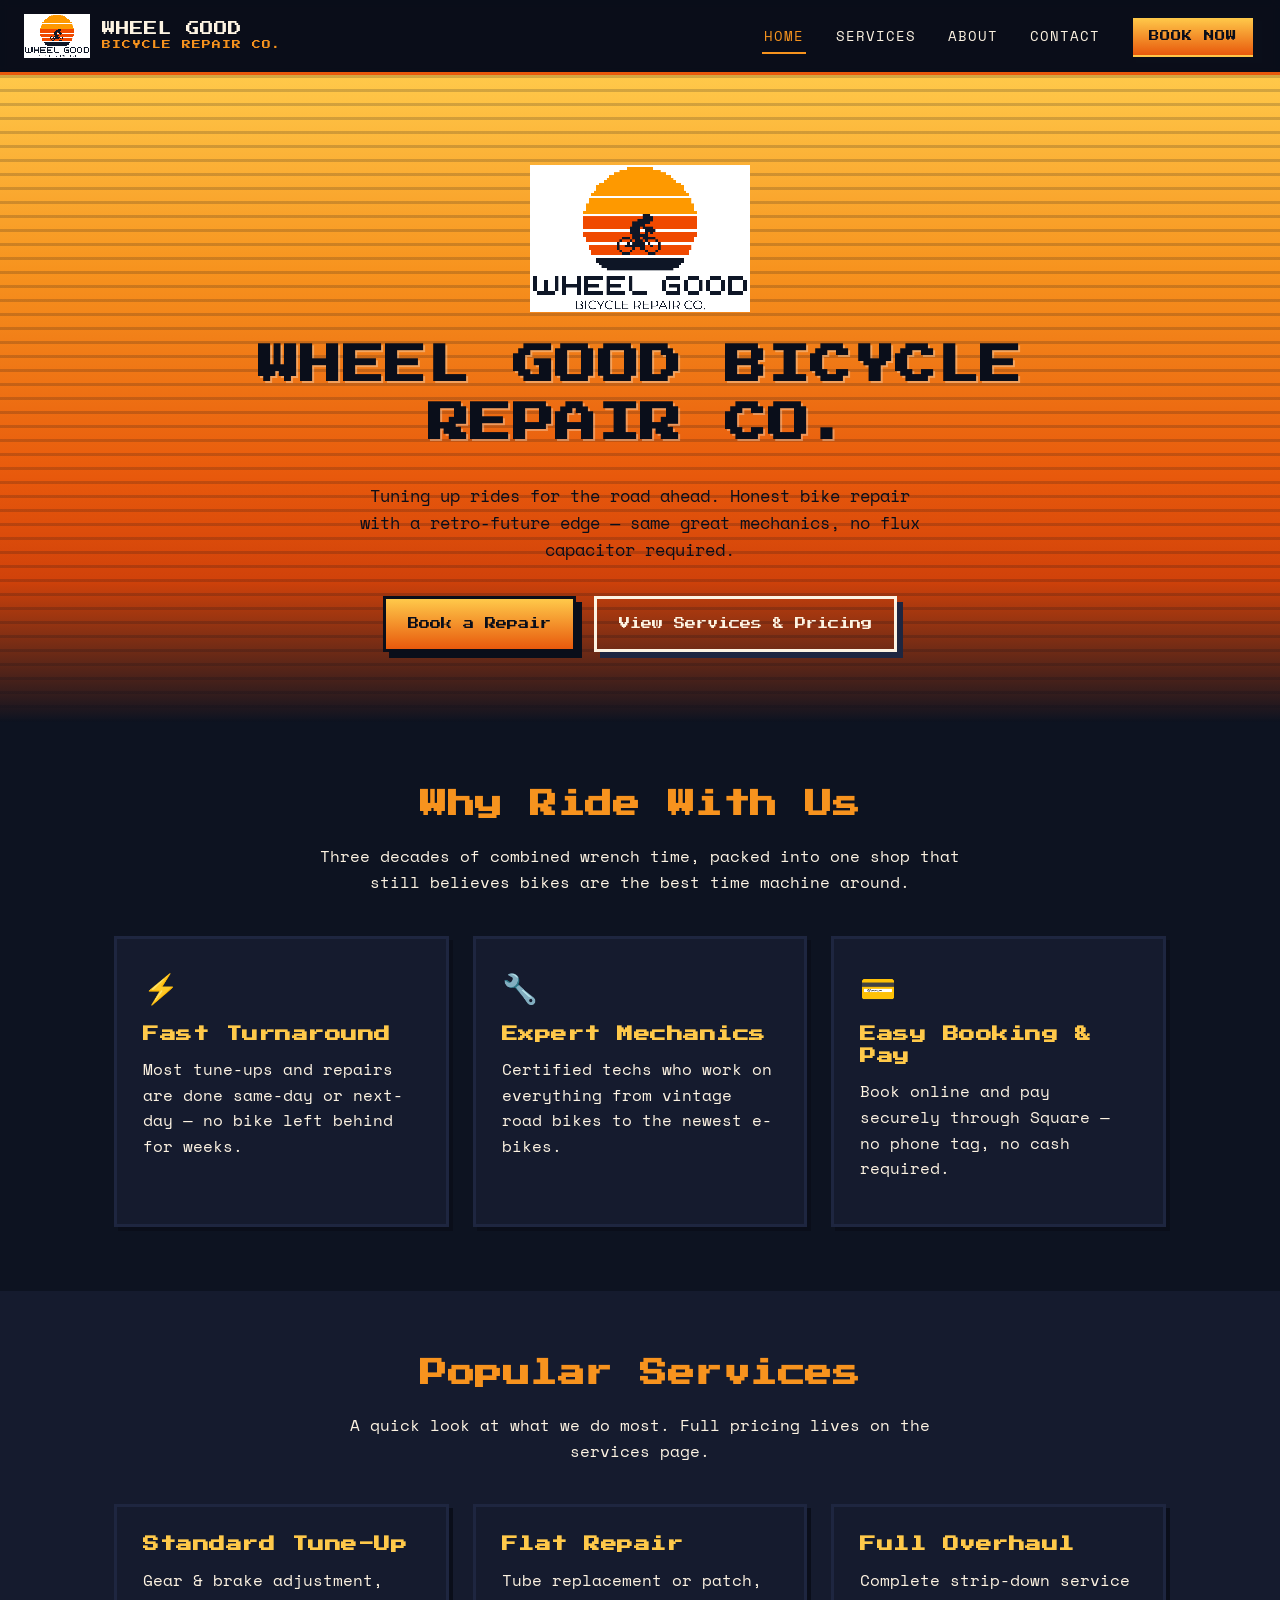
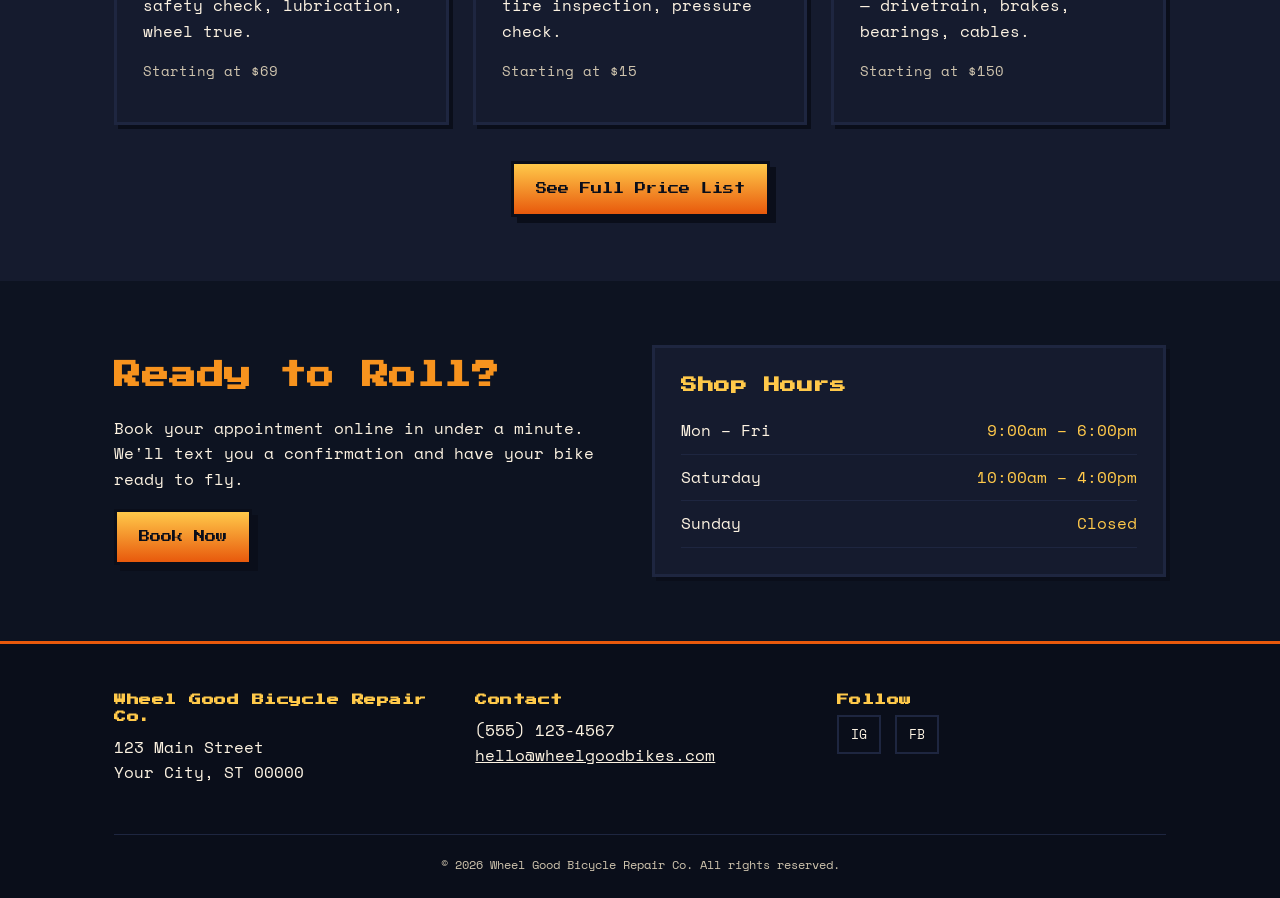
<file: index.html>
<!doctype html>
<html lang="en">
<head>
<meta charset="UTF-8">
<meta name="viewport" content="width=device-width, initial-scale=1.0">
<title>Wheel Good Bicycle Repair Co. | Bike Tune-Ups &amp; Repairs</title>
<meta name="description" content="Wheel Good Bicycle Repair Co. — expert bike tune-ups, repairs, and custom builds. Book online with Square Appointments.">
<link rel="icon" type="image/svg+xml" href="assets/images/favicon.svg">
<link rel="preconnect" href="https://fonts.googleapis.com">
<link rel="preconnect" href="https://fonts.gstatic.com" crossorigin>
<link href="https://fonts.googleapis.com/css2?family=Press+Start+2P&family=Space+Mono:wght@400;700&display=swap" rel="stylesheet">
<link rel="stylesheet" href="assets/css/style.css">
</head>
<body>

<header class="site-header">
  <div class="nav-wrap">
    <a href="index.html" class="brand">
      <img src="assets/images/logo.png" alt="Wheel Good Bicycle Repair Co. logo" onerror="this.style.display='none'">
      <span class="brand-text">WHEEL GOOD<span>BICYCLE REPAIR CO.</span></span>
    </a>
    <button class="nav-toggle" aria-label="Toggle navigation">MENU</button>
    <ul class="nav-links">
      <li><a href="index.html" class="active">Home</a></li>
      <li><a href="services.html">Services</a></li>
      <li><a href="about.html">About</a></li>
      <li><a href="contact.html">Contact</a></li>
      <li><a href="book.html" class="btn btn-primary">Book Now</a></li>
    </ul>
  </div>
</header>

<section class="hero">
  <div class="container hero-inner">
    <img src="assets/images/logo.png" alt="Wheel Good Bicycle Repair Co." class="hero-logo" onerror="this.style.display='none'">
    <h1>WHEEL GOOD BICYCLE REPAIR CO.</h1>
    <p class="tagline">Tuning up rides for the road ahead. Honest bike repair with a retro-future edge — same great mechanics, no flux capacitor required.</p>
    <div class="hero-ctas">
      <a href="book.html" class="btn btn-primary">Book a Repair</a>
      <a href="services.html" class="btn btn-outline">View Services &amp; Pricing</a>
    </div>
  </div>
</section>

<section>
  <div class="container">
    <div class="section-head">
      <h2>Why Ride With Us</h2>
      <p>Three decades of combined wrench time, packed into one shop that still believes bikes are the best time machine around.</p>
    </div>
    <div class="grid grid-3">
      <div class="card">
        <span class="icon">⚡</span>
        <h3>Fast Turnaround</h3>
        <p>Most tune-ups and repairs are done same-day or next-day — no bike left behind for weeks.</p>
      </div>
      <div class="card">
        <span class="icon">🔧</span>
        <h3>Expert Mechanics</h3>
        <p>Certified techs who work on everything from vintage road bikes to the newest e-bikes.</p>
      </div>
      <div class="card">
        <span class="icon">💳</span>
        <h3>Easy Booking &amp; Pay</h3>
        <p>Book online and pay securely through Square — no phone tag, no cash required.</p>
      </div>
    </div>
  </div>
</section>

<section class="section-alt">
  <div class="container">
    <div class="section-head">
      <h2>Popular Services</h2>
      <p>A quick look at what we do most. Full pricing lives on the services page.</p>
    </div>
    <div class="grid grid-3">
      <div class="card">
        <h3>Standard Tune-Up</h3>
        <p>Gear &amp; brake adjustment, safety check, lubrication, wheel true.</p>
        <p class="note">Starting at $69</p>
      </div>
      <div class="card">
        <h3>Flat Repair</h3>
        <p>Tube replacement or patch, tire inspection, pressure check.</p>
        <p class="note">Starting at $15</p>
      </div>
      <div class="card">
        <h3>Full Overhaul</h3>
        <p>Complete strip-down service — drivetrain, brakes, bearings, cables.</p>
        <p class="note">Starting at $150</p>
      </div>
    </div>
    <div class="text-center" style="margin-top: 36px;">
      <a href="services.html" class="btn btn-primary">See Full Price List</a>
    </div>
  </div>
</section>

<section>
  <div class="container">
    <div class="grid grid-2" style="align-items:center;">
      <div>
        <h2>Ready to Roll?</h2>
        <p>Book your appointment online in under a minute. We'll text you a confirmation and have your bike ready to fly.</p>
        <a href="book.html" class="btn btn-primary">Book Now</a>
      </div>
      <div class="card">
        <h3>Shop Hours</h3>
        <table class="info-table">
          <tr><td>Mon – Fri</td><td>9:00am – 6:00pm</td></tr>
          <tr><td>Saturday</td><td>10:00am – 4:00pm</td></tr>
          <tr><td>Sunday</td><td>Closed</td></tr>
        </table>
      </div>
    </div>
  </div>
</section>

<footer class="site-footer">
  <div class="container">
    <div class="footer-grid">
      <div>
        <h3>Wheel Good Bicycle Repair Co.</h3>
        <p>123 Main Street<br>Your City, ST 00000</p>
      </div>
      <div>
        <h3>Contact</h3>
        <p>(555) 123-4567<br><a href="mailto:hello@wheelgoodbikes.com">hello@wheelgoodbikes.com</a></p>
      </div>
      <div>
        <h3>Follow</h3>
        <ul class="social-links">
          <li><a href="#">IG</a></li>
          <li><a href="#">FB</a></li>
        </ul>
      </div>
    </div>
    <div class="footer-bottom">
      &copy; <span id="year"></span> Wheel Good Bicycle Repair Co. All rights reserved.
    </div>
  </div>
</footer>

<script src="assets/js/main.js"></script>
<script>document.getElementById('year').textContent = new Date().getFullYear();</script>
</body>
</html>
</file>
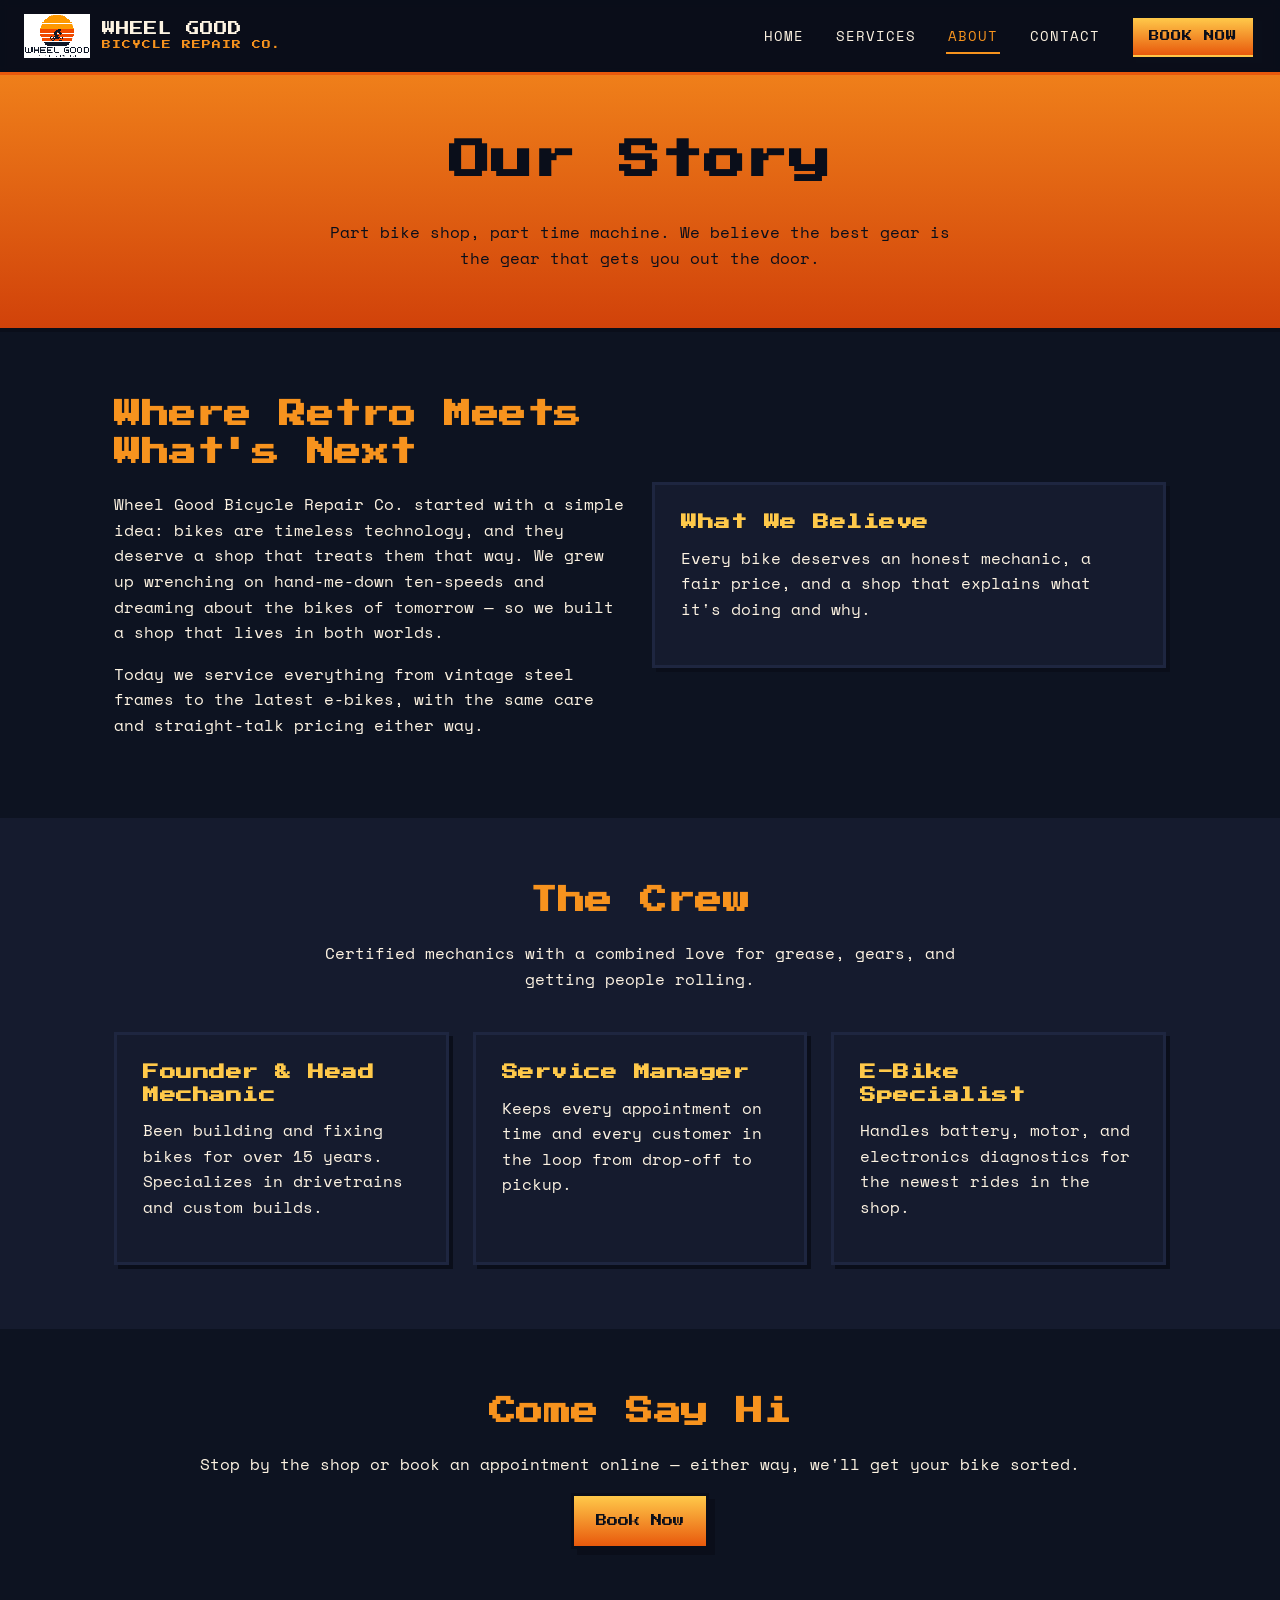
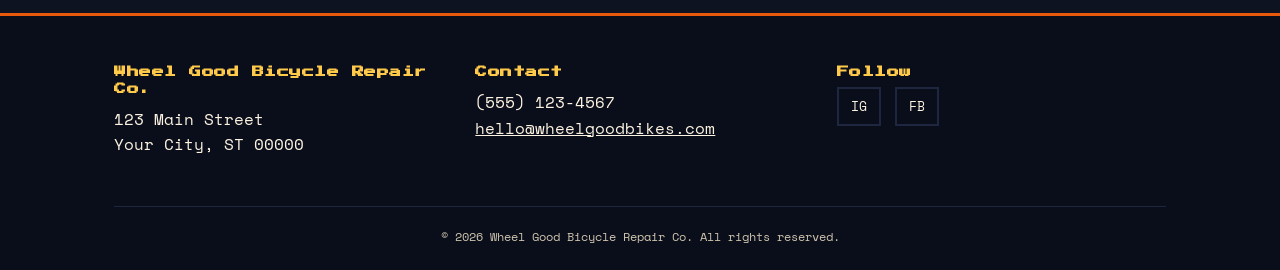
<file: about.html>
<!doctype html>
<html lang="en">
<head>
<meta charset="UTF-8">
<meta name="viewport" content="width=device-width, initial-scale=1.0">
<title>About | Wheel Good Bicycle Repair Co.</title>
<meta name="description" content="The story behind Wheel Good Bicycle Repair Co. — where retro style meets future-ready bike repair.">
<link rel="icon" type="image/svg+xml" href="assets/images/favicon.svg">
<link rel="preconnect" href="https://fonts.googleapis.com">
<link rel="preconnect" href="https://fonts.gstatic.com" crossorigin>
<link href="https://fonts.googleapis.com/css2?family=Press+Start+2P&family=Space+Mono:wght@400;700&display=swap" rel="stylesheet">
<link rel="stylesheet" href="assets/css/style.css">
</head>
<body>

<header class="site-header">
  <div class="nav-wrap">
    <a href="index.html" class="brand">
      <img src="assets/images/logo.png" alt="Wheel Good Bicycle Repair Co. logo" onerror="this.style.display='none'">
      <span class="brand-text">WHEEL GOOD<span>BICYCLE REPAIR CO.</span></span>
    </a>
    <button class="nav-toggle" aria-label="Toggle navigation">MENU</button>
    <ul class="nav-links">
      <li><a href="index.html">Home</a></li>
      <li><a href="services.html">Services</a></li>
      <li><a href="about.html" class="active">About</a></li>
      <li><a href="contact.html">Contact</a></li>
      <li><a href="book.html" class="btn btn-primary">Book Now</a></li>
    </ul>
  </div>
</header>

<section class="page-hero">
  <div class="container">
    <h1>Our Story</h1>
    <p>Part bike shop, part time machine. We believe the best gear is the gear that gets you out the door.</p>
  </div>
</section>

<section>
  <div class="container">
    <div class="grid grid-2" style="align-items:center;">
      <div>
        <h2>Where Retro Meets What's Next</h2>
        <p>Wheel Good Bicycle Repair Co. started with a simple idea: bikes are timeless technology, and they deserve a shop that treats them that way. We grew up wrenching on hand-me-down ten-speeds and dreaming about the bikes of tomorrow — so we built a shop that lives in both worlds.</p>
        <p>Today we service everything from vintage steel frames to the latest e-bikes, with the same care and straight-talk pricing either way.</p>
      </div>
      <div class="card">
        <h3>What We Believe</h3>
        <p>Every bike deserves an honest mechanic, a fair price, and a shop that explains what it's doing and why.</p>
      </div>
    </div>
  </div>
</section>

<section class="section-alt">
  <div class="container">
    <div class="section-head">
      <h2>The Crew</h2>
      <p>Certified mechanics with a combined love for grease, gears, and getting people rolling.</p>
    </div>
    <div class="grid grid-3">
      <div class="card">
        <h3>Founder &amp; Head Mechanic</h3>
        <p>Been building and fixing bikes for over 15 years. Specializes in drivetrains and custom builds.</p>
      </div>
      <div class="card">
        <h3>Service Manager</h3>
        <p>Keeps every appointment on time and every customer in the loop from drop-off to pickup.</p>
      </div>
      <div class="card">
        <h3>E-Bike Specialist</h3>
        <p>Handles battery, motor, and electronics diagnostics for the newest rides in the shop.</p>
      </div>
    </div>
  </div>
</section>

<section>
  <div class="container text-center">
    <h2>Come Say Hi</h2>
    <p>Stop by the shop or book an appointment online — either way, we'll get your bike sorted.</p>
    <a href="book.html" class="btn btn-primary">Book Now</a>
  </div>
</section>

<footer class="site-footer">
  <div class="container">
    <div class="footer-grid">
      <div>
        <h3>Wheel Good Bicycle Repair Co.</h3>
        <p>123 Main Street<br>Your City, ST 00000</p>
      </div>
      <div>
        <h3>Contact</h3>
        <p>(555) 123-4567<br><a href="mailto:hello@wheelgoodbikes.com">hello@wheelgoodbikes.com</a></p>
      </div>
      <div>
        <h3>Follow</h3>
        <ul class="social-links">
          <li><a href="#">IG</a></li>
          <li><a href="#">FB</a></li>
        </ul>
      </div>
    </div>
    <div class="footer-bottom">
      &copy; <span id="year"></span> Wheel Good Bicycle Repair Co. All rights reserved.
    </div>
  </div>
</footer>

<script src="assets/js/main.js"></script>
<script>document.getElementById('year').textContent = new Date().getFullYear();</script>
</body>
</html>
</file>
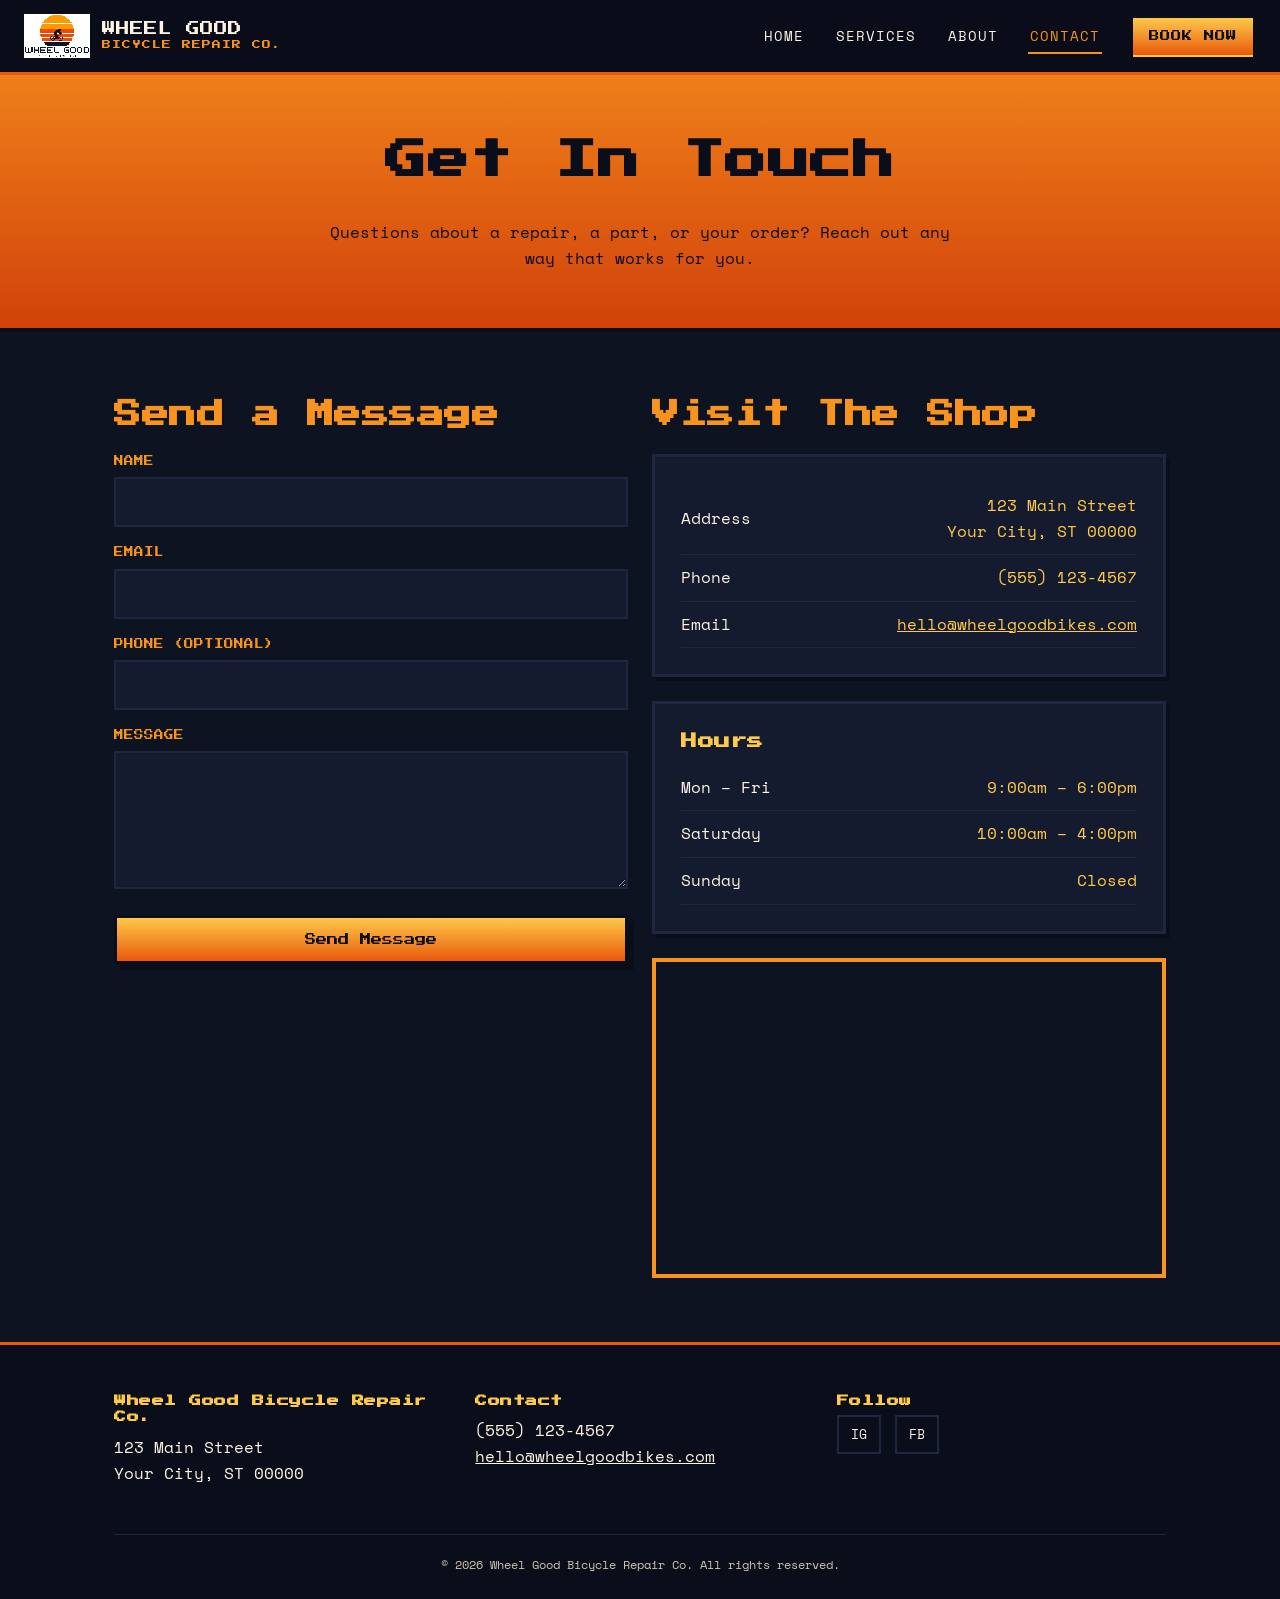
<file: contact.html>
<!doctype html>
<html lang="en">
<head>
<meta charset="UTF-8">
<meta name="viewport" content="width=device-width, initial-scale=1.0">
<title>Contact | Wheel Good Bicycle Repair Co.</title>
<meta name="description" content="Get in touch with Wheel Good Bicycle Repair Co. — address, hours, phone, and contact form.">
<link rel="icon" type="image/svg+xml" href="assets/images/favicon.svg">
<link rel="preconnect" href="https://fonts.googleapis.com">
<link rel="preconnect" href="https://fonts.gstatic.com" crossorigin>
<link href="https://fonts.googleapis.com/css2?family=Press+Start+2P&family=Space+Mono:wght@400;700&display=swap" rel="stylesheet">
<link rel="stylesheet" href="assets/css/style.css">
</head>
<body>

<header class="site-header">
  <div class="nav-wrap">
    <a href="index.html" class="brand">
      <img src="assets/images/logo.png" alt="Wheel Good Bicycle Repair Co. logo" onerror="this.style.display='none'">
      <span class="brand-text">WHEEL GOOD<span>BICYCLE REPAIR CO.</span></span>
    </a>
    <button class="nav-toggle" aria-label="Toggle navigation">MENU</button>
    <ul class="nav-links">
      <li><a href="index.html">Home</a></li>
      <li><a href="services.html">Services</a></li>
      <li><a href="about.html">About</a></li>
      <li><a href="contact.html" class="active">Contact</a></li>
      <li><a href="book.html" class="btn btn-primary">Book Now</a></li>
    </ul>
  </div>
</header>

<section class="page-hero">
  <div class="container">
    <h1>Get In Touch</h1>
    <p>Questions about a repair, a part, or your order? Reach out any way that works for you.</p>
  </div>
</section>

<section>
  <div class="container">
    <div class="grid grid-2">
      <div>
        <h2>Send a Message</h2>
        <!--
          SETUP NOTE (remove once configured):
          This form needs a backend to actually deliver messages since this
          is a static site. The easiest no-code option is Formspree
          (https://formspree.io) — free tier available:
            1. Create a form at formspree.io and copy your form endpoint.
            2. Replace YOUR_FORM_ID below with your endpoint ID.
          Until then, this form will not send anywhere.
        -->
        <form class="contact-form" action="https://formspree.io/f/YOUR_FORM_ID" method="POST">
          <div>
            <label for="name">Name</label>
            <input type="text" id="name" name="name" required>
          </div>
          <div>
            <label for="email">Email</label>
            <input type="email" id="email" name="email" required>
          </div>
          <div>
            <label for="phone">Phone (optional)</label>
            <input type="tel" id="phone" name="phone">
          </div>
          <div>
            <label for="message">Message</label>
            <textarea id="message" name="message" rows="5" required></textarea>
          </div>
          <button type="submit" class="btn btn-primary">Send Message</button>
        </form>
      </div>

      <div>
        <h2>Visit The Shop</h2>
        <div class="card" style="margin-bottom:24px;">
          <table class="info-table">
            <tr><td>Address</td><td>123 Main Street<br>Your City, ST 00000</td></tr>
            <tr><td>Phone</td><td>(555) 123-4567</td></tr>
            <tr><td>Email</td><td><a href="mailto:hello@wheelgoodbikes.com">hello@wheelgoodbikes.com</a></td></tr>
          </table>
        </div>
        <div class="card" style="margin-bottom:24px;">
          <h3>Hours</h3>
          <table class="info-table">
            <tr><td>Mon – Fri</td><td>9:00am – 6:00pm</td></tr>
            <tr><td>Saturday</td><td>10:00am – 4:00pm</td></tr>
            <tr><td>Sunday</td><td>Closed</td></tr>
          </table>
        </div>

        <!--
          SETUP NOTE (remove once configured):
          Replace the map below with your own embed:
          Google Maps > search your address > Share > Embed a map > copy the
          <iframe> src and paste it here. No API key needed for the basic embed.
        -->
        <div class="map-embed">
          <iframe
            src="https://www.google.com/maps?q=Your+City,ST&output=embed"
            title="Shop location map"
            loading="lazy">
          </iframe>
        </div>
      </div>
    </div>
  </div>
</section>

<footer class="site-footer">
  <div class="container">
    <div class="footer-grid">
      <div>
        <h3>Wheel Good Bicycle Repair Co.</h3>
        <p>123 Main Street<br>Your City, ST 00000</p>
      </div>
      <div>
        <h3>Contact</h3>
        <p>(555) 123-4567<br><a href="mailto:hello@wheelgoodbikes.com">hello@wheelgoodbikes.com</a></p>
      </div>
      <div>
        <h3>Follow</h3>
        <ul class="social-links">
          <li><a href="#">IG</a></li>
          <li><a href="#">FB</a></li>
        </ul>
      </div>
    </div>
    <div class="footer-bottom">
      &copy; <span id="year"></span> Wheel Good Bicycle Repair Co. All rights reserved.
    </div>
  </div>
</footer>

<script src="assets/js/main.js"></script>
<script>document.getElementById('year').textContent = new Date().getFullYear();</script>
</body>
</html>
</file>
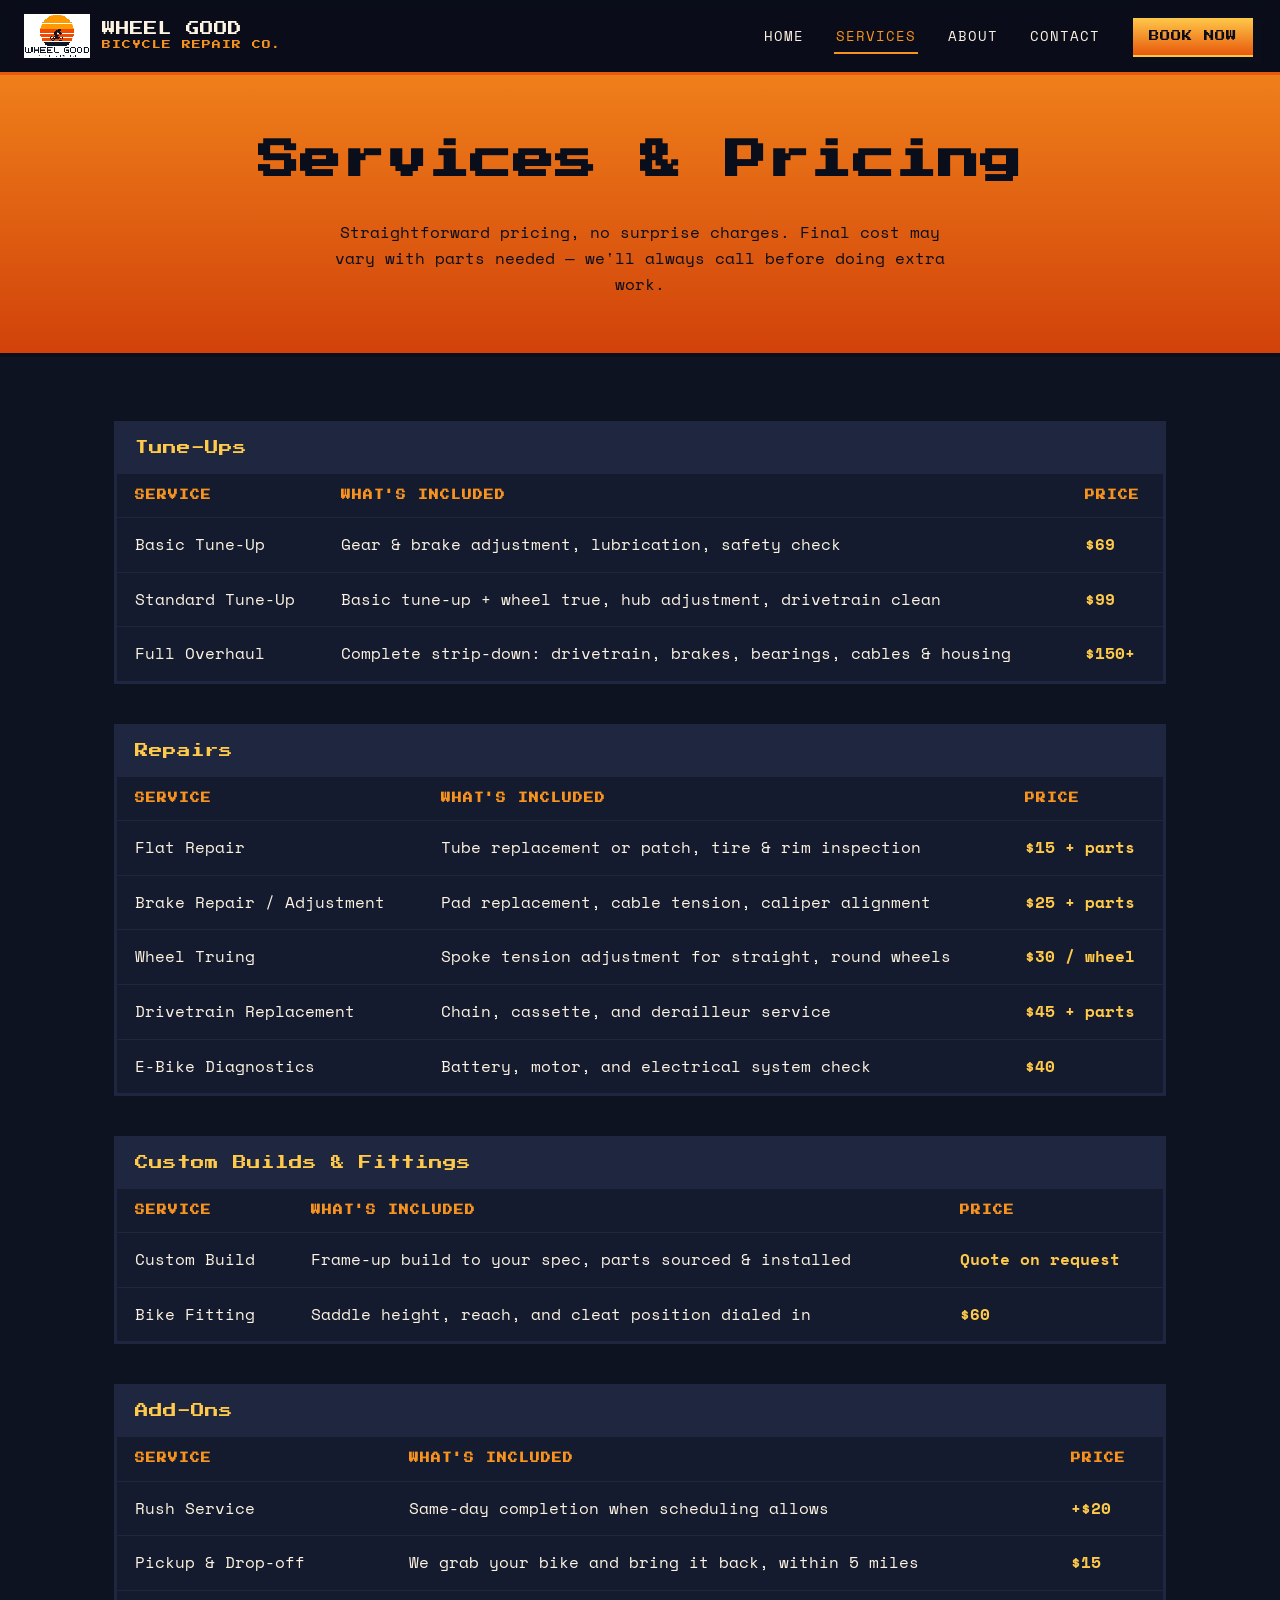
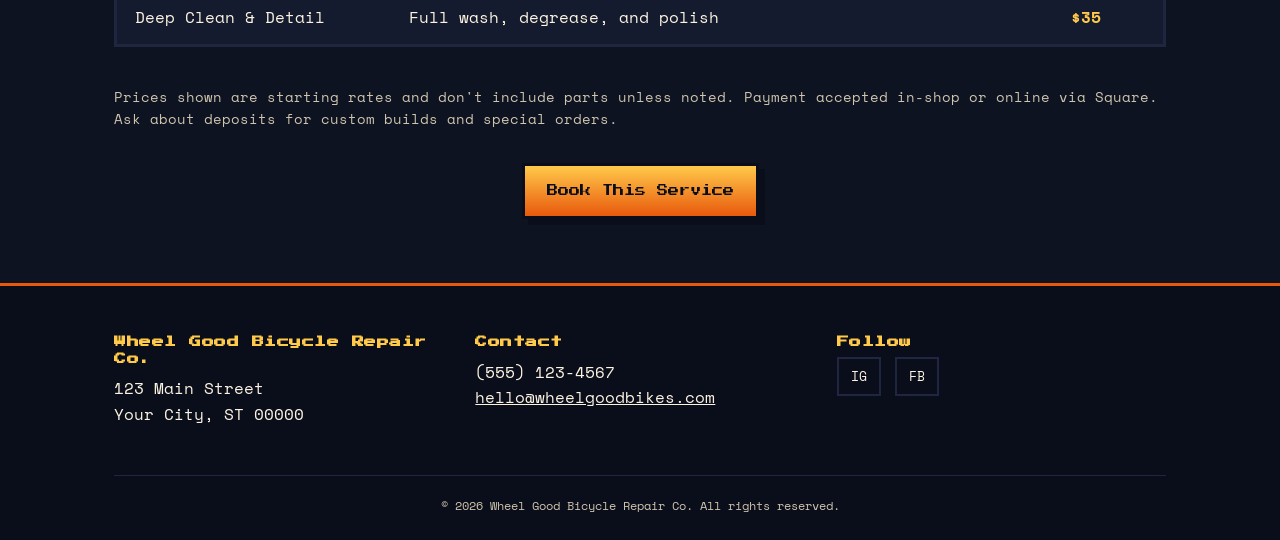
<file: services.html>
<!doctype html>
<html lang="en">
<head>
<meta charset="UTF-8">
<meta name="viewport" content="width=device-width, initial-scale=1.0">
<title>Services &amp; Pricing | Wheel Good Bicycle Repair Co.</title>
<meta name="description" content="Full price list for bike tune-ups, repairs, custom builds, and add-on services at Wheel Good Bicycle Repair Co.">
<link rel="icon" type="image/svg+xml" href="assets/images/favicon.svg">
<link rel="preconnect" href="https://fonts.googleapis.com">
<link rel="preconnect" href="https://fonts.gstatic.com" crossorigin>
<link href="https://fonts.googleapis.com/css2?family=Press+Start+2P&family=Space+Mono:wght@400;700&display=swap" rel="stylesheet">
<link rel="stylesheet" href="assets/css/style.css">
</head>
<body>

<header class="site-header">
  <div class="nav-wrap">
    <a href="index.html" class="brand">
      <img src="assets/images/logo.png" alt="Wheel Good Bicycle Repair Co. logo" onerror="this.style.display='none'">
      <span class="brand-text">WHEEL GOOD<span>BICYCLE REPAIR CO.</span></span>
    </a>
    <button class="nav-toggle" aria-label="Toggle navigation">MENU</button>
    <ul class="nav-links">
      <li><a href="index.html">Home</a></li>
      <li><a href="services.html" class="active">Services</a></li>
      <li><a href="about.html">About</a></li>
      <li><a href="contact.html">Contact</a></li>
      <li><a href="book.html" class="btn btn-primary">Book Now</a></li>
    </ul>
  </div>
</header>

<section class="page-hero">
  <div class="container">
    <h1>Services &amp; Pricing</h1>
    <p>Straightforward pricing, no surprise charges. Final cost may vary with parts needed — we'll always call before doing extra work.</p>
  </div>
</section>

<section>
  <div class="container">

    <div class="table-scroll">
    <table class="price-table">
      <caption>Tune-Ups</caption>
      <thead>
        <tr><th>Service</th><th>What's Included</th><th>Price</th></tr>
      </thead>
      <tbody>
        <tr>
          <td>Basic Tune-Up</td>
          <td>Gear &amp; brake adjustment, lubrication, safety check</td>
          <td class="price">$69</td>
        </tr>
        <tr>
          <td>Standard Tune-Up</td>
          <td>Basic tune-up + wheel true, hub adjustment, drivetrain clean</td>
          <td class="price">$99</td>
        </tr>
        <tr>
          <td>Full Overhaul</td>
          <td>Complete strip-down: drivetrain, brakes, bearings, cables &amp; housing</td>
          <td class="price">$150+</td>
        </tr>
      </tbody>
    </table>
    </div>

    <div class="table-scroll">
    <table class="price-table">
      <caption>Repairs</caption>
      <thead>
        <tr><th>Service</th><th>What's Included</th><th>Price</th></tr>
      </thead>
      <tbody>
        <tr>
          <td>Flat Repair</td>
          <td>Tube replacement or patch, tire &amp; rim inspection</td>
          <td class="price">$15 + parts</td>
        </tr>
        <tr>
          <td>Brake Repair / Adjustment</td>
          <td>Pad replacement, cable tension, caliper alignment</td>
          <td class="price">$25 + parts</td>
        </tr>
        <tr>
          <td>Wheel Truing</td>
          <td>Spoke tension adjustment for straight, round wheels</td>
          <td class="price">$30 / wheel</td>
        </tr>
        <tr>
          <td>Drivetrain Replacement</td>
          <td>Chain, cassette, and derailleur service</td>
          <td class="price">$45 + parts</td>
        </tr>
        <tr>
          <td>E-Bike Diagnostics</td>
          <td>Battery, motor, and electrical system check</td>
          <td class="price">$40</td>
        </tr>
      </tbody>
    </table>
    </div>

    <div class="table-scroll">
    <table class="price-table">
      <caption>Custom Builds &amp; Fittings</caption>
      <thead>
        <tr><th>Service</th><th>What's Included</th><th>Price</th></tr>
      </thead>
      <tbody>
        <tr>
          <td>Custom Build</td>
          <td>Frame-up build to your spec, parts sourced &amp; installed</td>
          <td class="price">Quote on request</td>
        </tr>
        <tr>
          <td>Bike Fitting</td>
          <td>Saddle height, reach, and cleat position dialed in</td>
          <td class="price">$60</td>
        </tr>
      </tbody>
    </table>
    </div>

    <div class="table-scroll">
    <table class="price-table">
      <caption>Add-Ons</caption>
      <thead>
        <tr><th>Service</th><th>What's Included</th><th>Price</th></tr>
      </thead>
      <tbody>
        <tr>
          <td>Rush Service</td>
          <td>Same-day completion when scheduling allows</td>
          <td class="price">+$20</td>
        </tr>
        <tr>
          <td>Pickup &amp; Drop-off</td>
          <td>We grab your bike and bring it back, within 5 miles</td>
          <td class="price">$15</td>
        </tr>
        <tr>
          <td>Deep Clean &amp; Detail</td>
          <td>Full wash, degrease, and polish</td>
          <td class="price">$35</td>
        </tr>
      </tbody>
    </table>
    </div>

    <p class="note">Prices shown are starting rates and don't include parts unless noted. Payment accepted in-shop or online via Square. Ask about deposits for custom builds and special orders.</p>

    <div class="text-center" style="margin-top: 32px;">
      <a href="book.html" class="btn btn-primary">Book This Service</a>
    </div>
  </div>
</section>

<footer class="site-footer">
  <div class="container">
    <div class="footer-grid">
      <div>
        <h3>Wheel Good Bicycle Repair Co.</h3>
        <p>123 Main Street<br>Your City, ST 00000</p>
      </div>
      <div>
        <h3>Contact</h3>
        <p>(555) 123-4567<br><a href="mailto:hello@wheelgoodbikes.com">hello@wheelgoodbikes.com</a></p>
      </div>
      <div>
        <h3>Follow</h3>
        <ul class="social-links">
          <li><a href="#">IG</a></li>
          <li><a href="#">FB</a></li>
        </ul>
      </div>
    </div>
    <div class="footer-bottom">
      &copy; <span id="year"></span> Wheel Good Bicycle Repair Co. All rights reserved.
    </div>
  </div>
</footer>

<script src="assets/js/main.js"></script>
<script>document.getElementById('year').textContent = new Date().getFullYear();</script>
</body>
</html>
</file>
<file: assets/css/style.css>
/* ============================================================
   Wheel Good Bicycle Repair Co. — retro-futurism (outrun) theme
   ============================================================ */

:root {
  /* palette pulled from the shop logo's sunset */
  --navy-950: #0a0e1a;
  --navy-900: #0d1321;
  --navy-800: #151b2e;
  --navy-700: #1e2640;
  --ink: #10152a;

  --sun-yellow: #ffc94a;
  --sun-orange: #f7931e;
  --sun-orange-2: #ef7f1a;
  --sun-red: #e8590c;
  --sun-red-2: #d1420a;

  --cream: #fdf3e2;
  --cream-dim: #cfc4ae;

  --font-display: "Press Start 2P", "Courier New", monospace;
  --font-body: "Space Mono", "Courier New", monospace;

  --radius: 0px;
  --shadow-hard: 6px 6px 0 var(--navy-950);
  --shadow-hard-sm: 4px 4px 0 var(--navy-950);
}

* {
  box-sizing: border-box;
}

html {
  scroll-behavior: smooth;
}

body {
  margin: 0;
  background: var(--navy-900);
  color: var(--cream);
  font-family: var(--font-body);
  line-height: 1.6;
  font-size: 16px;
}

img {
  max-width: 100%;
  display: block;
}

a {
  color: inherit;
}

h1, h2, h3 {
  font-family: var(--font-display);
  line-height: 1.4;
  letter-spacing: 0.5px;
  margin: 0 0 0.75em;
}

h1 { font-size: clamp(1.6rem, 4vw, 2.6rem); }
h2 { font-size: clamp(1.2rem, 2.6vw, 1.7rem); color: var(--sun-orange); }
h3 { font-size: 1rem; color: var(--sun-yellow); }

p { margin: 0 0 1em; }

.container {
  width: 100%;
  max-width: 1100px;
  margin: 0 auto;
  padding: 0 24px;
}

/* ---------- buttons ---------- */
.btn {
  display: inline-block;
  font-family: var(--font-display);
  font-size: 0.7rem;
  text-decoration: none;
  padding: 16px 22px;
  border: 3px solid var(--navy-950);
  box-shadow: var(--shadow-hard);
  transition: transform 0.12s ease, box-shadow 0.12s ease;
  cursor: pointer;
  background: var(--sun-orange);
  color: var(--navy-950);
}

.btn:hover {
  transform: translate(2px, 2px);
  box-shadow: 2px 2px 0 var(--navy-950);
}

.btn:active {
  transform: translate(6px, 6px);
  box-shadow: none;
}

.btn-primary {
  background: linear-gradient(180deg, var(--sun-yellow), var(--sun-red));
  color: var(--navy-950);
}

.btn-outline {
  background: transparent;
  color: var(--cream);
  border-color: var(--cream);
  box-shadow: 6px 6px 0 var(--navy-700);
}

/* ---------- header / nav ---------- */
.site-header {
  position: sticky;
  top: 0;
  z-index: 100;
  background: rgba(10, 14, 26, 0.92);
  backdrop-filter: blur(4px);
  border-bottom: 3px solid var(--sun-red);
}

.nav-wrap {
  display: flex;
  align-items: center;
  justify-content: space-between;
  padding: 14px 24px;
}

.brand {
  display: flex;
  align-items: center;
  gap: 12px;
  text-decoration: none;
  color: var(--cream);
}

.brand img {
  height: 44px;
  width: auto;
  image-rendering: pixelated;
}

.brand-text {
  font-family: var(--font-display);
  font-size: 0.85rem;
  line-height: 1.3;
}

.brand-text span {
  display: block;
  font-size: 0.55rem;
  color: var(--sun-orange);
  letter-spacing: 1px;
}

.nav-links {
  display: flex;
  align-items: center;
  gap: 28px;
  list-style: none;
  margin: 0;
  padding: 0;
}

.nav-links a {
  text-decoration: none;
  font-size: 0.85rem;
  text-transform: uppercase;
  letter-spacing: 1px;
  padding: 6px 2px;
  border-bottom: 2px solid transparent;
  transition: border-color 0.15s ease, color 0.15s ease;
}

.nav-links a:hover,
.nav-links a.active {
  color: var(--sun-orange);
  border-color: var(--sun-orange);
}

.nav-links .btn {
  font-size: 0.65rem;
  padding: 10px 16px;
}

.nav-toggle {
  display: none;
  background: none;
  border: 2px solid var(--cream);
  color: var(--cream);
  font-family: var(--font-display);
  font-size: 0.7rem;
  padding: 14px 16px;
  min-height: 44px;
  cursor: pointer;
}

@media (max-width: 860px) {
  .nav-toggle { display: block; }

  .nav-links {
    position: absolute;
    top: 100%;
    left: 0;
    right: 0;
    background: var(--navy-900);
    flex-direction: column;
    align-items: flex-start;
    gap: 0;
    border-bottom: 3px solid var(--sun-red);
    max-height: 0;
    overflow: hidden;
    transition: max-height 0.25s ease;
  }

  .nav-links.open {
    max-height: 400px;
  }

  .nav-links li {
    width: 100%;
  }

  .nav-links a {
    display: block;
    width: 100%;
    padding: 14px 24px;
    border-bottom: 1px solid var(--navy-700);
  }

  .nav-links .btn {
    margin: 14px 24px;
  }
}

/* ---------- hero / sunset ---------- */
.hero {
  position: relative;
  overflow: hidden;
  padding: 90px 0 70px;
  text-align: center;
  background:
    linear-gradient(180deg, var(--sun-yellow) 0%, var(--sun-orange) 30%, var(--sun-red) 62%, var(--sun-red-2) 78%, var(--navy-900) 100%);
}

@media (max-width: 600px) {
  .hero { padding: 40px 0 32px; }
  .page-hero { padding: 30px 0; }
  section { padding: 32px 0; }

  .container { padding: 0 18px; }

  h1 { font-size: 1.3rem; }
  h2 { font-size: 1rem; }
  h3 { font-size: 0.8rem; }

  body { font-size: 15px; }

  .hero-logo { max-width: 150px; margin-bottom: 16px; }
  .hero p.tagline { font-size: 0.9rem; }

  .btn { font-size: 0.6rem; padding: 12px 16px; }
  .hero-ctas { gap: 12px; }

  .card { padding: 16px; }
  .card .icon { font-size: 1.4rem; margin-bottom: 8px; }

  .brand-text { font-size: 0.65rem; }
  .brand-text span { font-size: 0.45rem; }
  .brand img { height: 34px; }
}

.hero::after {
  /* horizon scanline bands, echoing the logo's sunset stripes */
  content: "";
  position: absolute;
  inset: 0;
  background-image: repeating-linear-gradient(
    0deg,
    rgba(10, 14, 26, 0.18) 0px,
    rgba(10, 14, 26, 0.18) 3px,
    transparent 3px,
    transparent 14px
  );
  pointer-events: none;
}

.hero-inner {
  position: relative;
  z-index: 2;
}

.hero .container {
  position: relative;
  z-index: 2;
}

.hero-logo {
  max-width: 220px;
  margin: 0 auto 24px;
  image-rendering: pixelated;
}

.hero h1 {
  color: var(--navy-950);
  text-shadow: 2px 2px 0 rgba(253, 243, 226, 0.35);
}

.hero p.tagline {
  color: var(--navy-950);
  font-size: 1.05rem;
  max-width: 560px;
  margin: 0 auto 32px;
}

.hero-ctas {
  display: flex;
  gap: 18px;
  justify-content: center;
  flex-wrap: wrap;
  position: relative;
  z-index: 2;
}

/* small page hero used on interior pages */
.page-hero {
  padding: 56px 0;
  text-align: center;
  background: linear-gradient(180deg, var(--sun-orange-2), var(--sun-red-2));
  border-bottom: 4px solid var(--navy-950);
}

.page-hero h1 {
  color: var(--navy-950);
}

.page-hero p {
  color: var(--navy-950);
  max-width: 620px;
  margin: 0 auto;
}

/* ---------- generic sections ---------- */
section {
  padding: 64px 0;
}

.section-alt {
  background: var(--navy-800);
}

.section-head {
  text-align: center;
  max-width: 640px;
  margin: 0 auto 40px;
}

.grid {
  display: grid;
  gap: 24px;
}

.grid-3 { grid-template-columns: repeat(3, 1fr); }
.grid-2 { grid-template-columns: repeat(2, 1fr); }

@media (max-width: 780px) {
  .grid-3, .grid-2 { grid-template-columns: 1fr; }
}

.card {
  background: var(--navy-800);
  border: 3px solid var(--navy-700);
  box-shadow: var(--shadow-hard-sm);
  padding: 26px;
}

.card .icon {
  font-size: 1.8rem;
  margin-bottom: 12px;
  display: block;
}

/* ---------- pricing table ---------- */
.table-scroll {
  overflow-x: auto;
  margin-bottom: 40px;
  border: 3px solid var(--navy-700);
  -webkit-overflow-scrolling: touch;
}

.price-table {
  width: 100%;
  min-width: 480px;
  border-collapse: collapse;
  background: var(--navy-800);
}

.price-table caption {
  font-family: var(--font-display);
  color: var(--sun-yellow);
  text-align: left;
  padding: 14px 18px;
  background: var(--navy-700);
  font-size: 0.85rem;
}

.price-table th,
.price-table td {
  text-align: left;
  padding: 14px 18px;
  border-bottom: 1px solid var(--navy-700);
}

.price-table th {
  font-family: var(--font-display);
  font-size: 0.6rem;
  color: var(--sun-orange);
  text-transform: uppercase;
  letter-spacing: 1px;
}

.price-table td.price {
  color: var(--sun-yellow);
  white-space: nowrap;
  font-weight: bold;
}

.price-table tr:last-child td {
  border-bottom: none;
}

@media (max-width: 600px) {
  .table-scroll {
    overflow-x: visible;
    border: 3px solid var(--navy-700);
    margin-bottom: 24px;
  }

  .price-table {
    min-width: 0;
  }

  .price-table thead {
    display: none;
  }

  .price-table tbody,
  .price-table tr,
  .price-table td {
    display: block;
    width: 100%;
  }

  .price-table tr {
    padding: 12px 14px;
    border-bottom: 2px solid var(--navy-700);
  }

  .price-table tr:last-child {
    border-bottom: none;
  }

  .price-table td {
    padding: 2px 0;
    border-bottom: none;
  }

  .price-table td:first-child {
    font-family: var(--font-display);
    font-size: 0.6rem;
    line-height: 1.6;
    color: var(--sun-yellow);
    padding-bottom: 8px;
  }

  .price-table td:nth-child(2) {
    font-size: 0.8rem;
    color: var(--cream-dim);
    padding-bottom: 8px;
  }

  .price-table td.price {
    font-size: 0.8rem;
  }

  .price-table td.price::before {
    content: "Price: ";
    font-family: var(--font-body);
    font-weight: normal;
    color: var(--sun-orange);
  }

  .price-table caption {
    font-size: 0.6rem;
    padding: 12px 14px;
  }
}

.note {
  font-size: 0.85rem;
  color: var(--cream-dim);
}

/* ---------- booking embed ---------- */
.booking-embed {
  border: 4px solid var(--sun-orange);
  min-height: 640px;
  background: var(--navy-800);
  display: flex;
  align-items: center;
  justify-content: center;
}

.booking-embed iframe {
  width: 100%;
  height: 640px;
  border: none;
}

@media (max-width: 600px) {
  .booking-embed,
  .booking-embed iframe {
    min-height: 420px;
    height: 420px;
  }
}

.booking-placeholder {
  padding: 40px;
  text-align: center;
  color: var(--cream-dim);
}

.booking-placeholder code {
  display: block;
  margin-top: 12px;
  padding: 12px;
  background: var(--navy-900);
  color: var(--sun-yellow);
  font-size: 0.8rem;
  word-break: break-all;
}

/* ---------- hours / info table ---------- */
.info-table {
  width: 100%;
  border-collapse: collapse;
}

.info-table td {
  padding: 10px 0;
  border-bottom: 1px solid var(--navy-700);
}

.info-table td:last-child {
  text-align: right;
  color: var(--sun-yellow);
}

/* ---------- contact form ---------- */
.contact-form {
  display: grid;
  gap: 18px;
  max-width: 560px;
}

.contact-form label {
  display: block;
  font-family: var(--font-display);
  font-size: 0.6rem;
  color: var(--sun-orange);
  margin-bottom: 8px;
  text-transform: uppercase;
}

.contact-form input,
.contact-form textarea {
  width: 100%;
  padding: 12px 14px;
  background: var(--navy-800);
  border: 2px solid var(--navy-700);
  color: var(--cream);
  font-family: var(--font-body);
  font-size: 0.95rem;
}

.contact-form input:focus,
.contact-form textarea:focus {
  outline: none;
  border-color: var(--sun-orange);
}

.map-embed {
  border: 4px solid var(--sun-orange);
  height: 320px;
}

.map-embed iframe {
  width: 100%;
  height: 100%;
  border: none;
  filter: grayscale(0.3) contrast(1.1);
}

/* ---------- footer ---------- */
.site-footer {
  background: var(--navy-950);
  border-top: 3px solid var(--sun-red);
  padding: 48px 0 24px;
}

.footer-grid {
  display: grid;
  grid-template-columns: repeat(3, 1fr);
  gap: 32px;
  margin-bottom: 32px;
}

@media (max-width: 780px) {
  .footer-grid { grid-template-columns: 1fr; }
}

.footer-grid h3 {
  font-size: 0.75rem;
}

.social-links {
  display: flex;
  gap: 14px;
  list-style: none;
  padding: 0;
  margin: 12px 0 0;
}

.social-links a {
  text-decoration: none;
  border: 2px solid var(--navy-700);
  padding: 8px 12px;
  font-size: 0.8rem;
}

.social-links a:hover {
  border-color: var(--sun-orange);
  color: var(--sun-orange);
}

.footer-bottom {
  text-align: center;
  font-size: 0.75rem;
  color: var(--cream-dim);
  border-top: 1px solid var(--navy-700);
  padding-top: 20px;
}

/* ---------- utility ---------- */
.text-center { text-align: center; }
.mt-0 { margin-top: 0; }
.mb-0 { margin-bottom: 0; }
</file>
